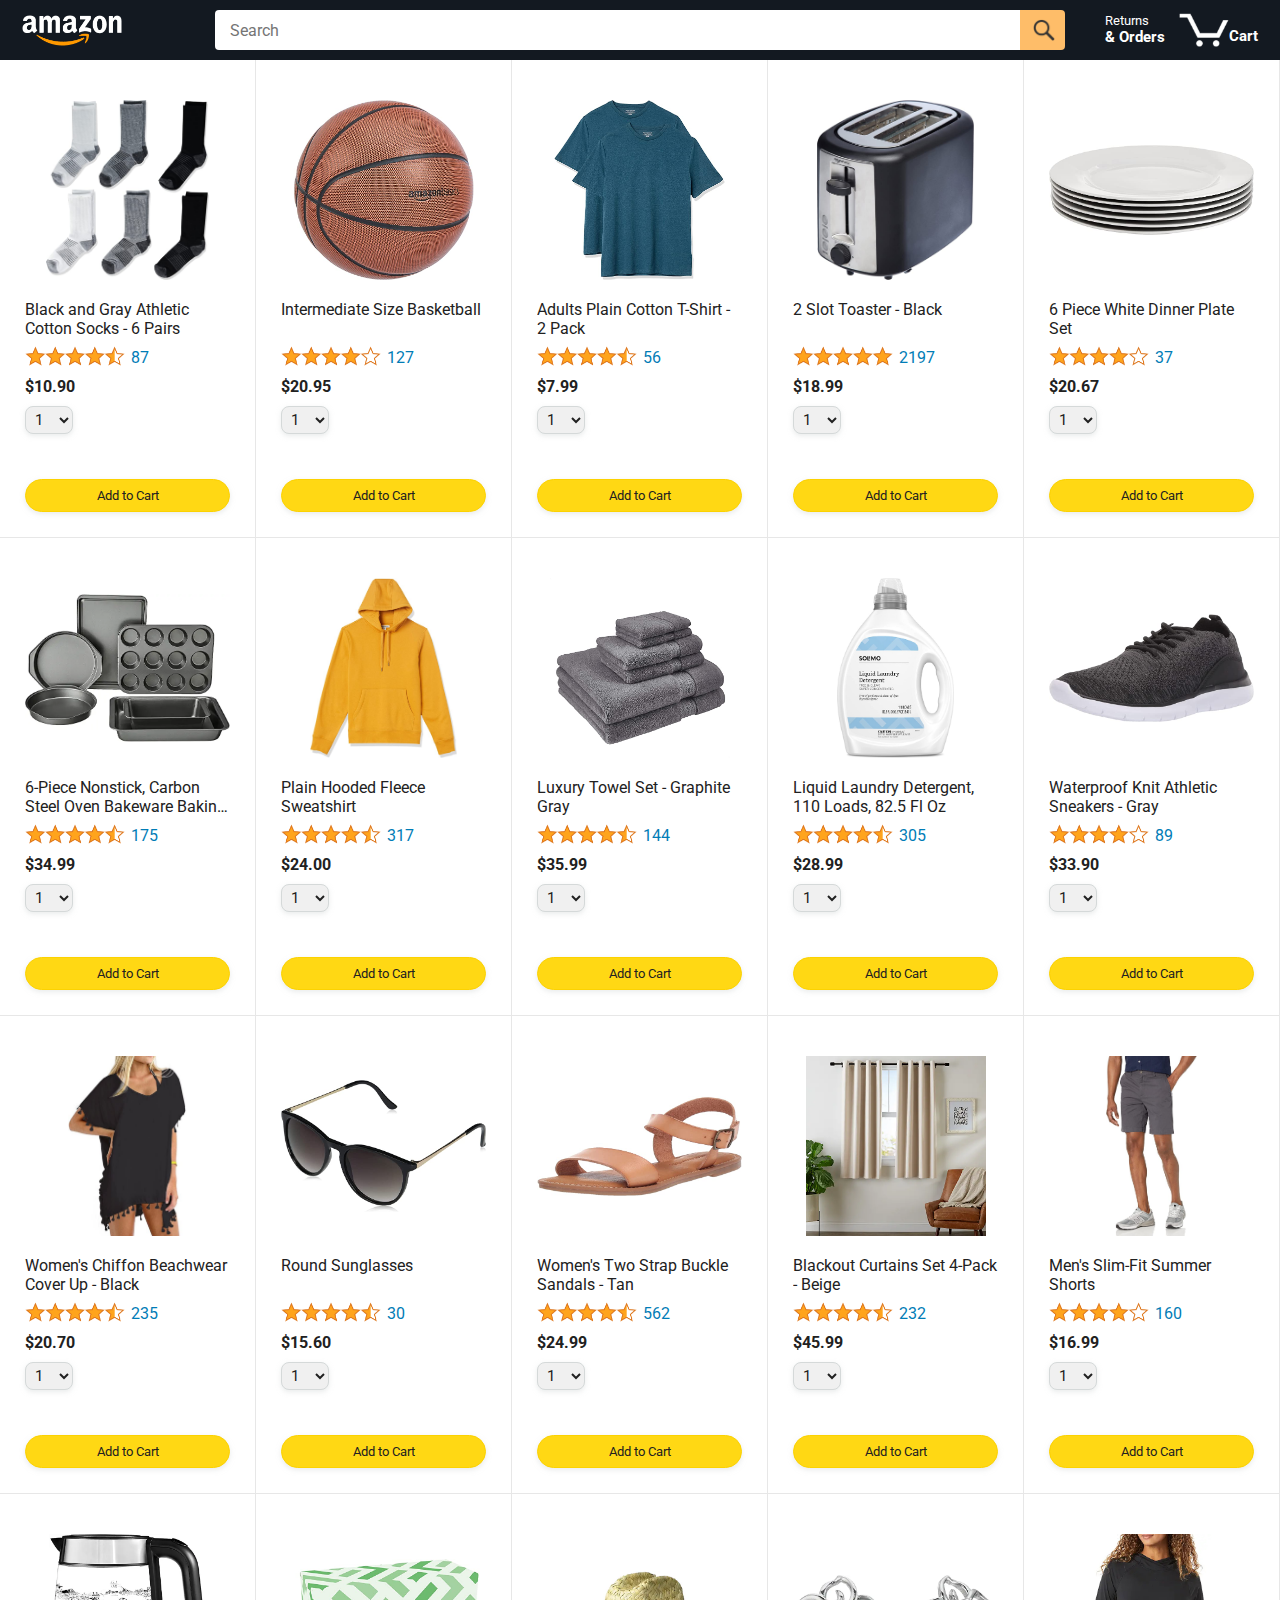
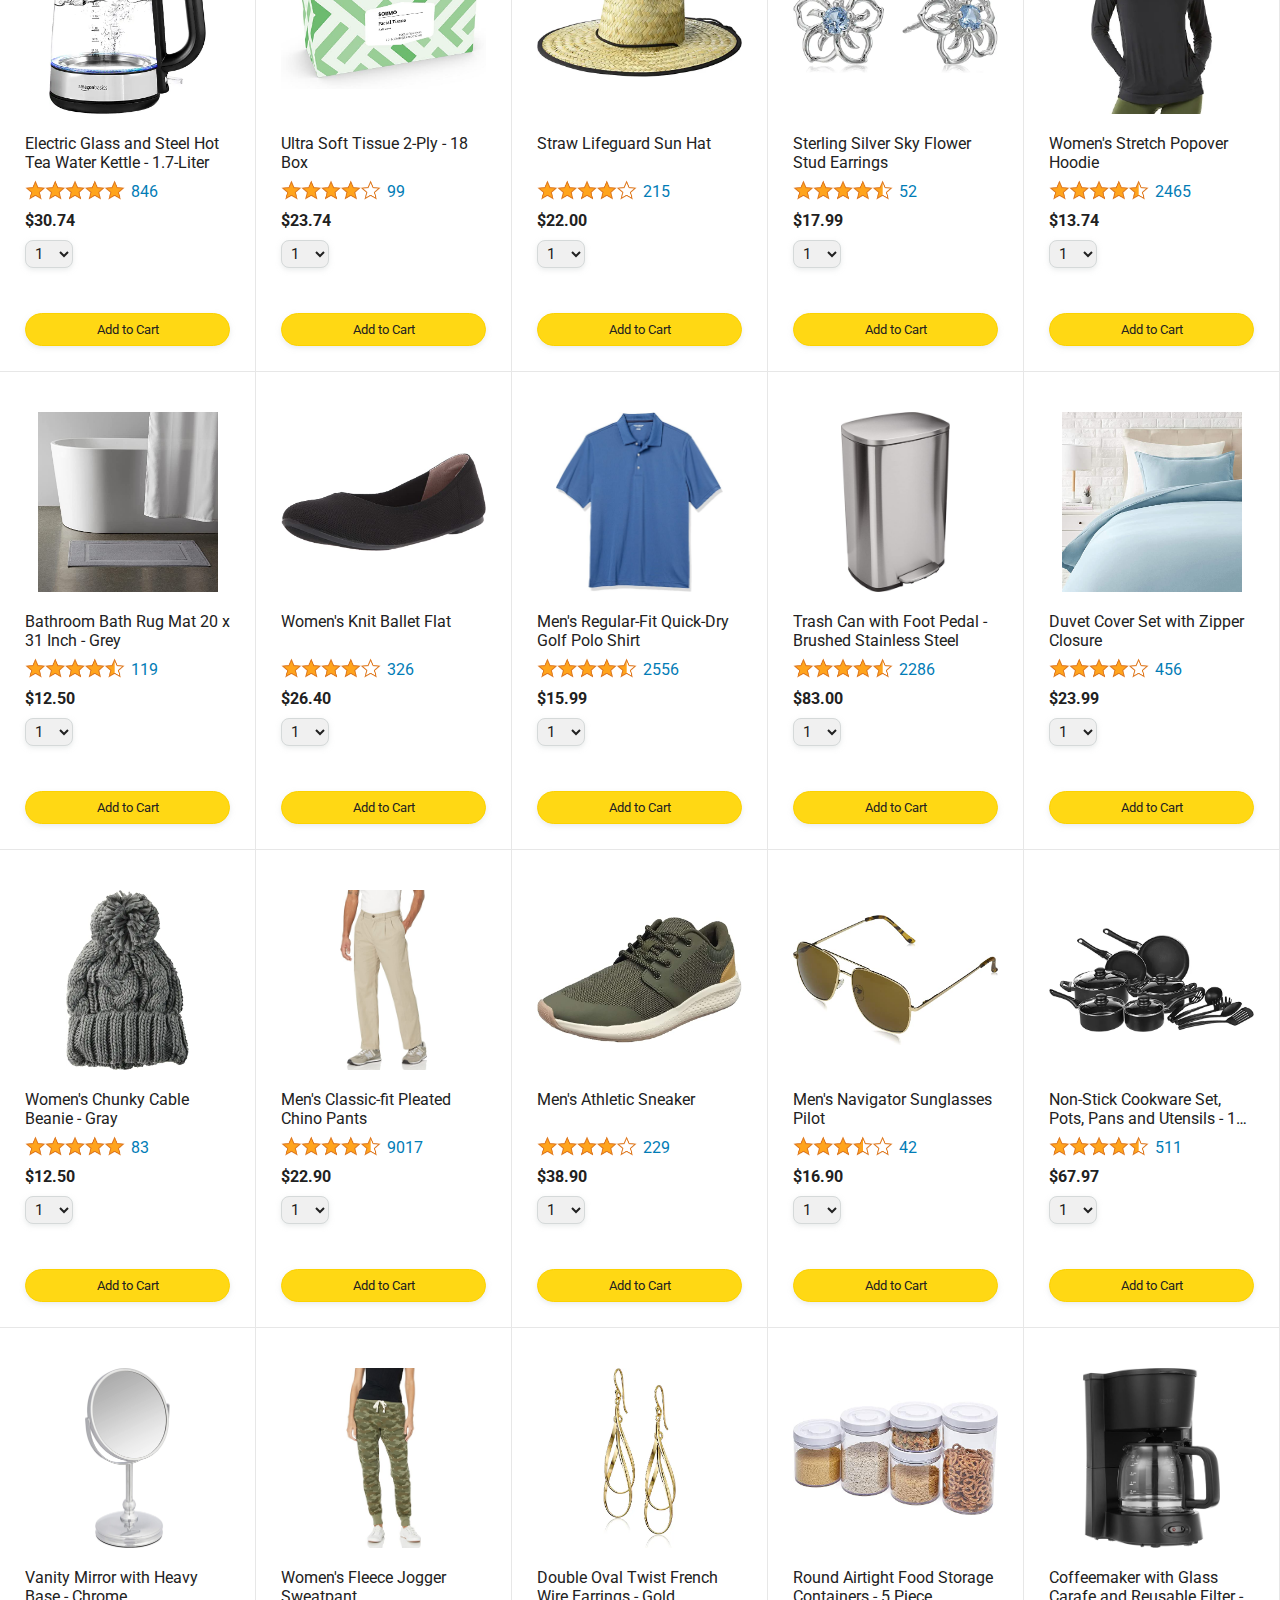
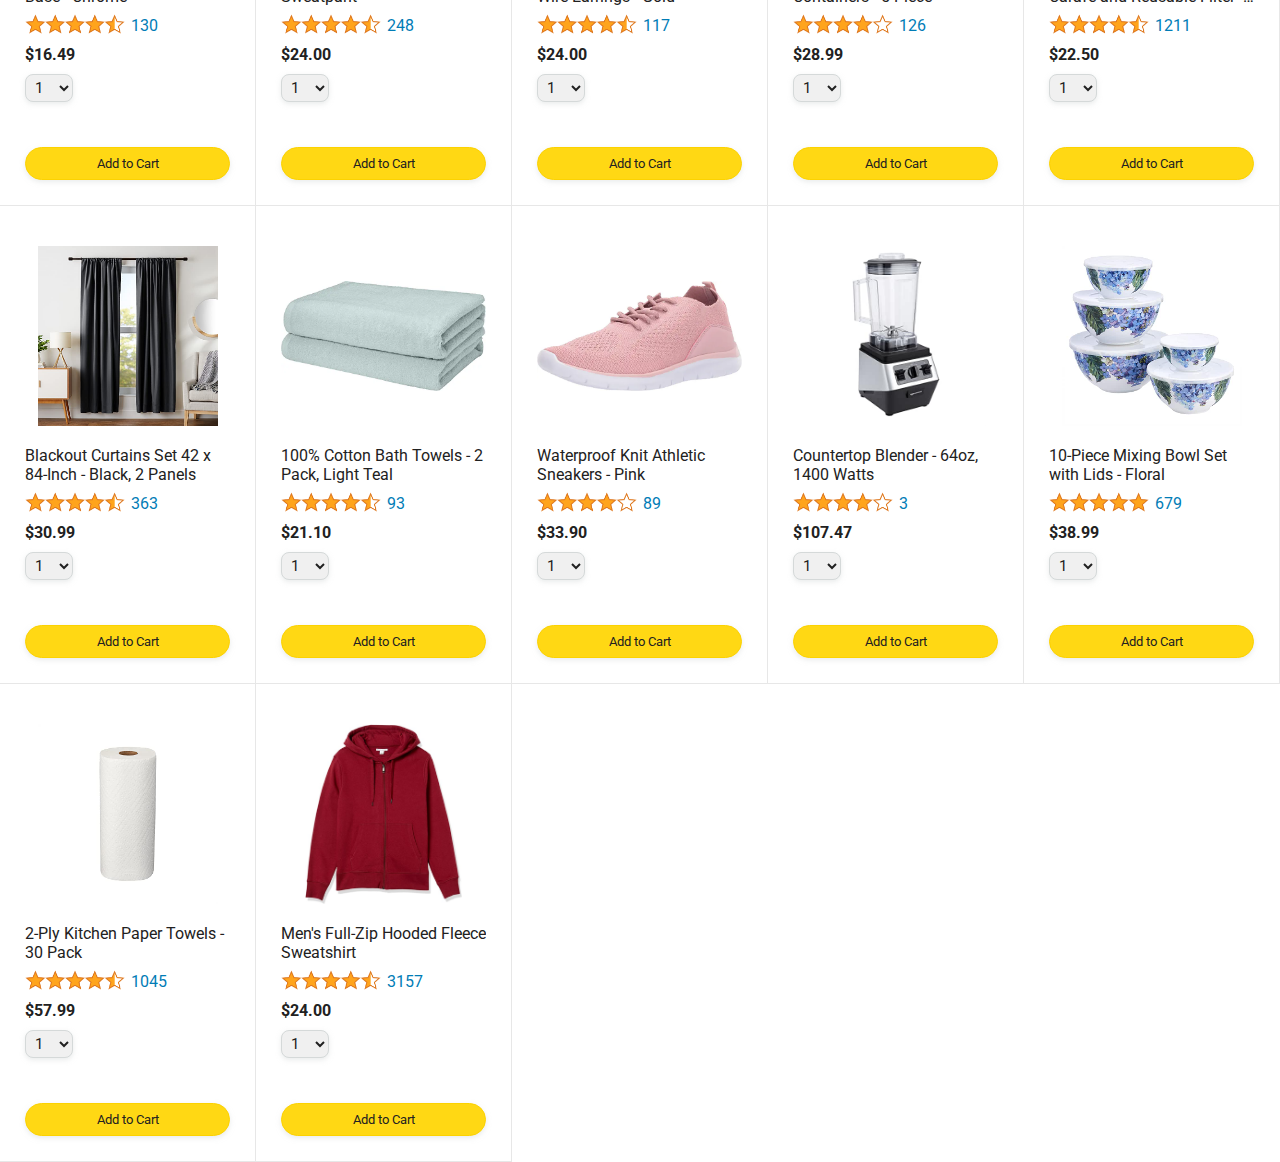
<file: index.html>
<!DOCTYPE html>
<html>
  <head>
    <title>Amazon Project</title>

    <!-- This code is needed for responsive design to work.
      (Responsive design = make the website look good on
      smaller screen sizes like a phone or a tablet). -->
    <meta name="viewport" content="width=device-width, initial-scale=1">

    <!-- Load a font called Roboto from Google Fonts. -->
    <link rel="preconnect" href="https://fonts.googleapis.com">
    <link rel="preconnect" href="https://fonts.gstatic.com" crossorigin>
    <link href="https://fonts.googleapis.com/css2?family=Roboto:wght@400;500;700&display=swap" rel="stylesheet">

    <!-- Here are the CSS files for this page. -->
    <link rel="stylesheet" href="./styles/shared/general.css">
    <link rel="stylesheet" href="./styles/shared/amazon-header.css">
    <link rel="stylesheet" href="./styles/pages/amazon.css">
  </head>
  <body>
    <div class="amazon-header">
      <div class="amazon-header-left-section">
        <a href="amazon.html" class="header-link">
          <img class="amazon-logo"
            src="images/amazon-logo-white.png">
          <img class="amazon-mobile-logo"
            src="images/amazon-mobile-logo-white.png">
        </a>
      </div>

      <div class="amazon-header-middle-section">
        <input class="search-bar" type="text" placeholder="Search">

        <button class="search-button">
          <img class="search-icon" src="images/icons/search-icon.png">
        </button>
      </div>

      <div class="amazon-header-right-section">
        <a class="orders-link header-link" href="orders.html">
          <span class="returns-text">Returns</span>
          <span class="orders-text">& Orders</span>
        </a>

        <a class="cart-link header-link" href="checkout.html">
          <img class="cart-icon" src="images/icons/cart-icon.png">
          <div class="cart-quantity"></div>
          <div class="cart-text">Cart</div>
        </a>
      </div>
    </div>
    
    <div class="main">
      <div class="products-grid js-products-grid">
        <div class="product-container">
          <div class="product-image-container">
            <img class="product-image"
              src="images/products/athletic-cotton-socks-6-pairs.jpg">
          </div>

          <div class="product-name limit-text-to-2-lines">
            Black and Gray Athletic Cotton Socks - 6 Pairs
          </div>

          <div class="product-rating-container">
            <img class="product-rating-stars"
              src="images/ratings/rating-45.png">
            <div class="product-rating-count link-primary">
              87
            </div>
          </div>

          <div class="product-price">
            $10.90
          </div>

          <div class="product-quantity-container">
            <select>
              <option selected value="1">1</option>
              <option value="2">2</option>
              <option value="3">3</option>
              <option value="4">4</option>
              <option value="5">5</option>
              <option value="6">6</option>
              <option value="7">7</option>
              <option value="8">8</option>
              <option value="9">9</option>
              <option value="10">10</option>
            </select>
          </div>

          <div class="product-spacer"></div>

          <div class="added-to-cart">
            <img src="images/icons/checkmark.png">
            Added
          </div>

          <button class="add-to-cart-button button-primary">
            Add to Cart
          </button>
        </div>

        <div class="product-container">
          <div class="product-image-container">
            <img class="product-image"
              src="images/products/intermediate-composite-basketball.jpg">
          </div>

          <div class="product-name limit-text-to-2-lines">
            Intermediate Size Basketball
          </div>

          <div class="product-rating-container">
            <img class="product-rating-stars"
              src="images/ratings/rating-40.png">
            <div class="product-rating-count link-primary">
              127
            </div>
          </div>

          <div class="product-price">
            $20.95
          </div>

          <div class="product-quantity-container">
            <select>
              <option selected value="1">1</option>
              <option value="2">2</option>
              <option value="3">3</option>
              <option value="4">4</option>
              <option value="5">5</option>
              <option value="6">6</option>
              <option value="7">7</option>
              <option value="8">8</option>
              <option value="9">9</option>
              <option value="10">10</option>
            </select>
          </div>

          <div class="product-spacer"></div>

          <div class="added-to-cart">
            <img src="images/icons/checkmark.png">
            Added
          </div>

          <button class="add-to-cart-button button-primary">
            Add to Cart
          </button>
        </div>

        <div class="product-container">
          <div class="product-image-container">
            <img class="product-image"
              src="images/products/adults-plain-cotton-tshirt-2-pack-teal.jpg">
          </div>

          <div class="product-name limit-text-to-2-lines">
            Adults Plain Cotton T-Shirt - 2 Pack
          </div>

          <div class="product-rating-container">
            <img class="product-rating-stars"
              src="images/ratings/rating-45.png">
            <div class="product-rating-count link-primary">
              56
            </div>
          </div>

          <div class="product-price">
            $7.99
          </div>

          <div class="product-quantity-container">
            <select>
              <option selected value="1">1</option>
              <option value="2">2</option>
              <option value="3">3</option>
              <option value="4">4</option>
              <option value="5">5</option>
              <option value="6">6</option>
              <option value="7">7</option>
              <option value="8">8</option>
              <option value="9">9</option>
              <option value="10">10</option>
            </select>
          </div>

          <div class="product-spacer"></div>

          <div class="added-to-cart">
            <img src="images/icons/checkmark.png">
            Added
          </div>

          <button class="add-to-cart-button button-primary">
            Add to Cart
          </button>
        </div>
      </div>
    </div>
    
   <script type = "module" src = "./scripts/amazon.js"></script>

  </body>
</html>
</file>
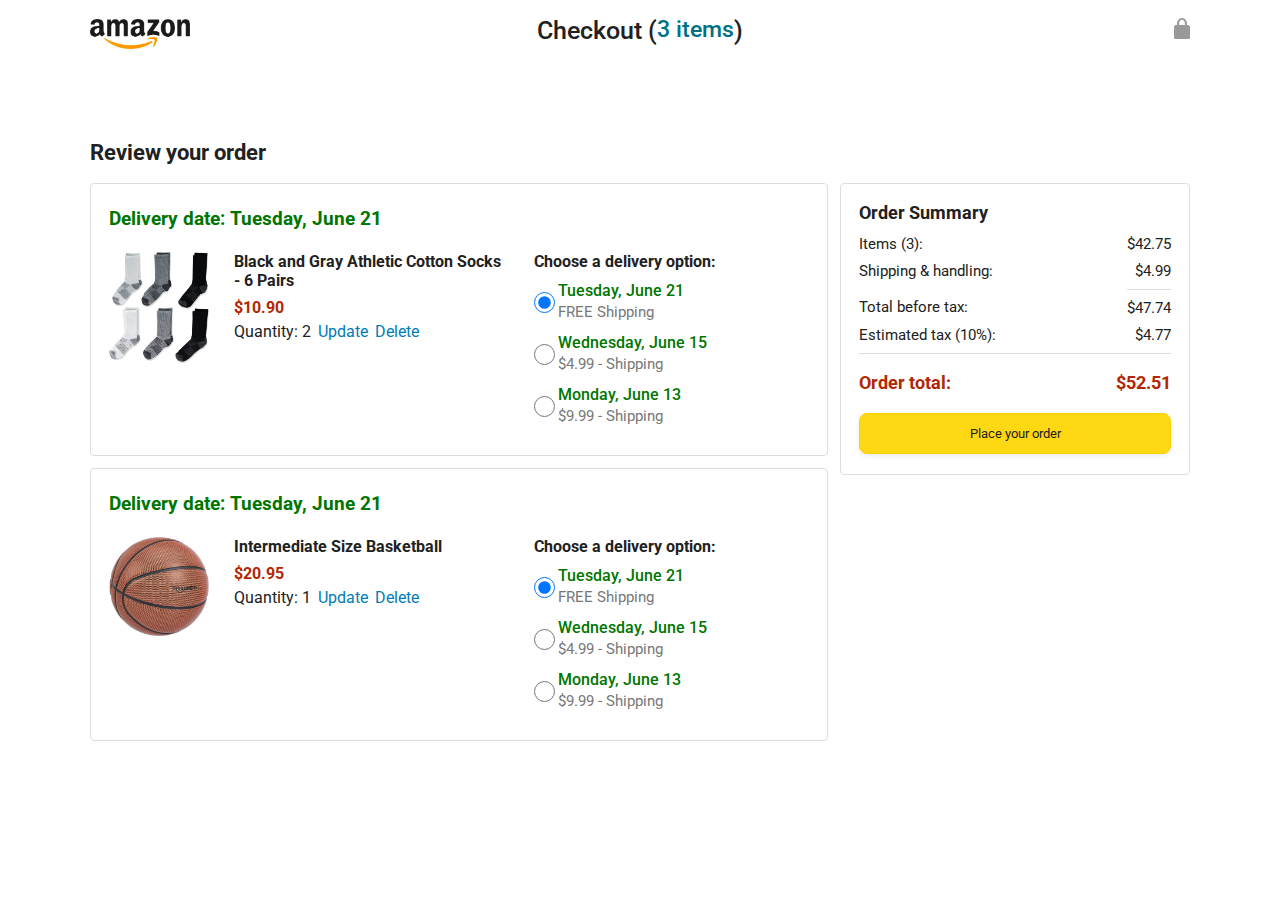
<file: checkout.html>
<!DOCTYPE html>
<html>
  <head>
    <title>Checkout</title>

    <!-- This code is needed for responsive design to work.
      (Responsive design = make the website look good on
      smaller screen sizes like a phone or a tablet). -->
    <meta name="viewport" content="width=device-width, initial-scale=1">

    <!-- Load a font called Roboto from Google Fonts. -->
    <link rel="preconnect" href="https://fonts.googleapis.com">
    <link rel="preconnect" href="https://fonts.gstatic.com" crossorigin>
    <link href="https://fonts.googleapis.com/css2?family=Roboto:wght@400;500;700&display=swap" rel="stylesheet">

    <!-- Here are the CSS files for this page. -->
    <link rel="stylesheet" href="styles/shared/general.css">
    <link rel="stylesheet" href="styles/pages/checkout/checkout-header.css">
    <link rel="stylesheet" href="styles/pages/checkout/checkout.css">
  </head>
  <body>
    <div class="checkout-header">
      <div class="header-content">
        <div class="checkout-header-left-section">
          <a href="amazon.html">
            <img class="amazon-logo" src="images/amazon-logo.png">
            <img class="amazon-mobile-logo" src="images/amazon-mobile-logo.png">
          </a>
        </div>

        <div class="checkout-header-middle-section">
          Checkout (<a class="return-to-home-link js-return-to-home-link" 
            href="amazon.html"></a>)
        </div>

        <div class="checkout-header-right-section">
          <img src="images/icons/checkout-lock-icon.png">
        </div>
      </div>
    </div>

    <div class="main">
      <div class="page-title">Review your order</div>

      <div class="checkout-grid">
        <div class="order-summary js-order-summary">
      
        </div>

        <div class="payment-summary">
          <div class="payment-summary-title">
            Order Summary
          </div>

          <div class="payment-summary-row">
            <div>Items (3):</div>
            <div class="payment-summary-money">$42.75</div>
          </div>

          <div class="payment-summary-row">
            <div>Shipping &amp; handling:</div>
            <div class="payment-summary-money">$4.99</div>
          </div>

          <div class="payment-summary-row subtotal-row">
            <div>Total before tax:</div>
            <div class="payment-summary-money">$47.74</div>
          </div>

          <div class="payment-summary-row">
            <div>Estimated tax (10%):</div>
            <div class="payment-summary-money">$4.77</div>
          </div>

          <div class="payment-summary-row total-row">
            <div>Order total:</div>
            <div class="payment-summary-money">$52.51</div>
          </div>

          <button class="place-order-button button-primary">
            Place your order
          </button>
        </div>
      </div>
    </div>
    <script type = "module" src= "/scripts/checkout.js"></script>
  </body>
</html>
</file>
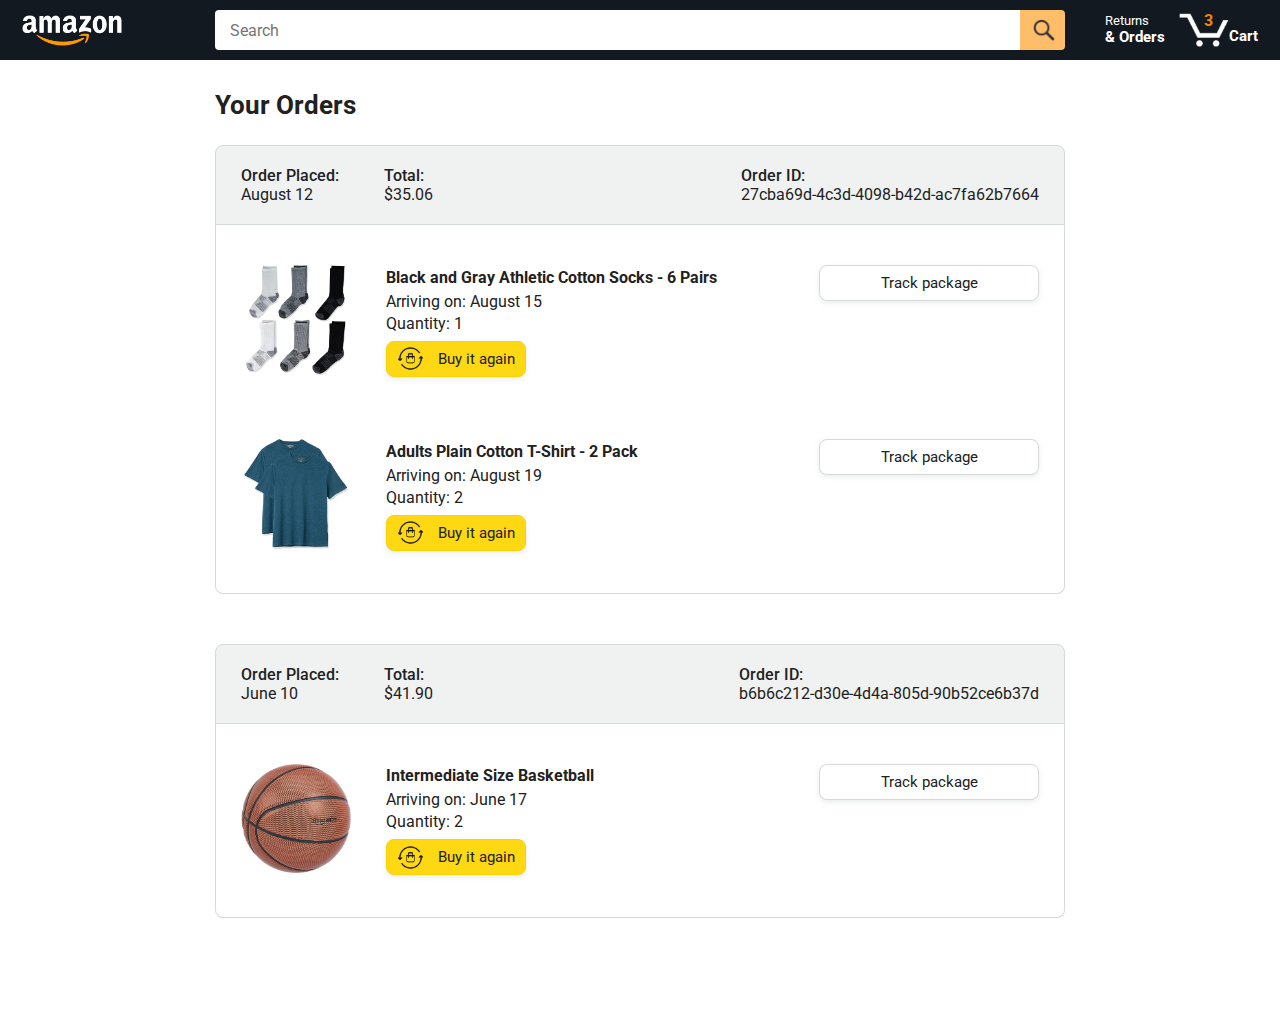
<file: orders.html>
<!DOCTYPE html>
<html>
  <head>
    <title>Orders</title>

    <!-- This code is needed for responsive design to work.
      (Responsive design = make the website look good on
      smaller screen sizes like a phone or a tablet). -->
    <meta name="viewport" content="width=device-width, initial-scale=1">

    <!-- Load a font called Roboto from Google Fonts. -->
    <link rel="preconnect" href="https://fonts.googleapis.com">
    <link rel="preconnect" href="https://fonts.gstatic.com" crossorigin>
    <link href="https://fonts.googleapis.com/css2?family=Roboto:wght@400;500;700&display=swap" rel="stylesheet">

    <!-- Here are the CSS files for this page. -->
    <link rel="stylesheet" href="styles/shared/general.css">
    <link rel="stylesheet" href="styles/shared/amazon-header.css">
    <link rel="stylesheet" href="styles/pages/orders.css">
  </head>
  <body>
    <div class="amazon-header">
      <div class="amazon-header-left-section">
        <a href="amazon.html" class="header-link">
          <img class="amazon-logo"
            src="images/amazon-logo-white.png">
          <img class="amazon-mobile-logo"
            src="images/amazon-mobile-logo-white.png">
        </a>
      </div>

      <div class="amazon-header-middle-section">
        <input class="search-bar" type="text" placeholder="Search">

        <button class="search-button">
          <img class="search-icon" src="images/icons/search-icon.png">
        </button>
      </div>

      <div class="amazon-header-right-section">
        <a class="orders-link header-link" href="orders.html">
          <span class="returns-text">Returns</span>
          <span class="orders-text">& Orders</span>
        </a>

        <a class="cart-link header-link" href="checkout.html">
          <img class="cart-icon" src="images/icons/cart-icon.png">
          <div class="cart-quantity">3</div>
          <div class="cart-text">Cart</div>
        </a>
      </div>
    </div>

    <div class="main">
      <div class="page-title">Your Orders</div>

      <div class="orders-grid">
        <div class="order-container">
          
          <div class="order-header">
            <div class="order-header-left-section">
              <div class="order-date">
                <div class="order-header-label">Order Placed:</div>
                <div>August 12</div>
              </div>
              <div class="order-total">
                <div class="order-header-label">Total:</div>
                <div>$35.06</div>
              </div>
            </div>

            <div class="order-header-right-section">
              <div class="order-header-label">Order ID:</div>
              <div>27cba69d-4c3d-4098-b42d-ac7fa62b7664</div>
            </div>
          </div>

          <div class="order-details-grid">
            <div class="product-image-container">
              <img src="images/products/athletic-cotton-socks-6-pairs.jpg">
            </div>

            <div class="product-details">
              <div class="product-name">
                Black and Gray Athletic Cotton Socks - 6 Pairs
              </div>
              <div class="product-delivery-date">
                Arriving on: August 15
              </div>
              <div class="product-quantity">
                Quantity: 1
              </div>
              <button class="buy-again-button button-primary">
                <img class="buy-again-icon" src="images/icons/buy-again.png">
                <span class="buy-again-message">Buy it again</span>
              </button>
            </div>

            <div class="product-actions">
              <a href="tracking.html">
                <button class="track-package-button button-secondary">
                  Track package
                </button>
              </a>
            </div>

            <div class="product-image-container">
              <img src="images/products/adults-plain-cotton-tshirt-2-pack-teal.jpg">
            </div>

            <div class="product-details">
              <div class="product-name">
                Adults Plain Cotton T-Shirt - 2 Pack
              </div>
              <div class="product-delivery-date">
                Arriving on: August 19
              </div>
              <div class="product-quantity">
                Quantity: 2
              </div>
              <button class="buy-again-button button-primary">
                <img class="buy-again-icon" src="images/icons/buy-again.png">
                <span class="buy-again-message">Buy it again</span>
              </button>
            </div>

            <div class="product-actions">
              <a href="tracking.html">
                <button class="track-package-button button-secondary">
                  Track package
                </button>
              </a>
            </div>
          </div>
        </div>

        <div class="order-container">

          <div class="order-header">
            <div class="order-header-left-section">
              <div class="order-date">
                <div class="order-header-label">Order Placed:</div>
                <div>June 10</div>
              </div>
              <div class="order-total">
                <div class="order-header-label">Total:</div>
                <div>$41.90</div>
              </div>
            </div>

            <div class="order-header-right-section">
              <div class="order-header-label">Order ID:</div>
              <div>b6b6c212-d30e-4d4a-805d-90b52ce6b37d</div>
            </div>
          </div>

          <div class="order-details-grid">
            <div class="product-image-container">
              <img src="images/products/intermediate-composite-basketball.jpg">
            </div>

            <div class="product-details">
              <div class="product-name">
                Intermediate Size Basketball
              </div>
              <div class="product-delivery-date">
                Arriving on: June 17
              </div>
              <div class="product-quantity">
                Quantity: 2
              </div>
              <button class="buy-again-button button-primary">
                <img class="buy-again-icon" src="images/icons/buy-again.png">
                <span class="buy-again-message">Buy it again</span>
              </button>
            </div>

            <div class="product-actions">
              <a href="tracking.html">
                <button class="track-package-button button-secondary">
                  Track package
                </button>
              </a>
            </div>
          </div>
        </div>
      </div>
    </div>
  </body>
</html>
</file>
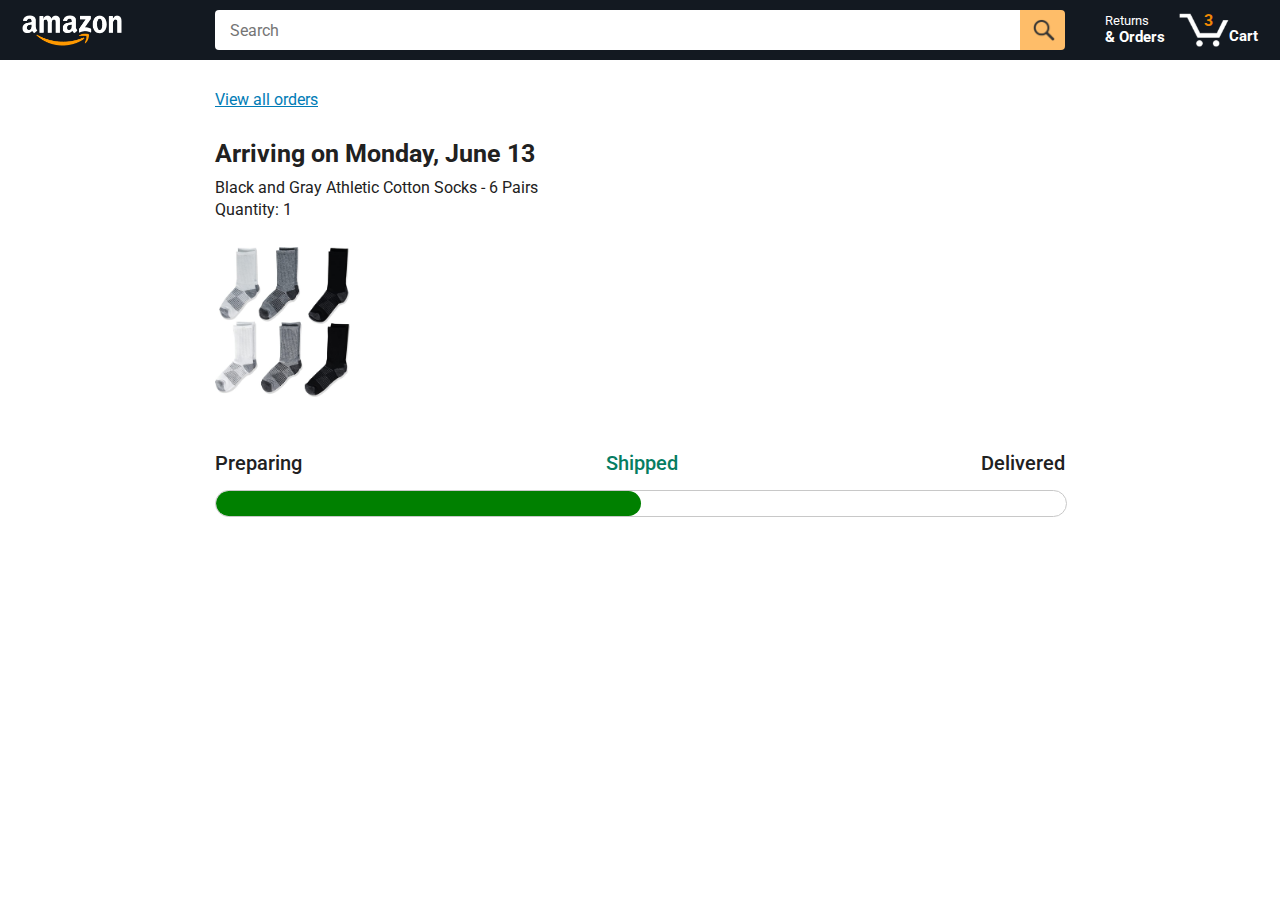
<file: tracking.html>
<!DOCTYPE html>
<html>
  <head>
    <title>Tracking</title>

    <!-- This code is needed for responsive design to work.
      (Responsive design = make the website look good on
      smaller screen sizes like a phone or a tablet). -->
    <meta name="viewport" content="width=device-width, initial-scale=1">

    <!-- Load a font called Roboto from Google Fonts. -->
    <link rel="preconnect" href="https://fonts.googleapis.com">
    <link rel="preconnect" href="https://fonts.gstatic.com" crossorigin>
    <link href="https://fonts.googleapis.com/css2?family=Roboto:wght@400;500;700&display=swap" rel="stylesheet">

    <!-- Here are the CSS files for this page. -->
    <link rel="stylesheet" href="styles/shared/general.css">
    <link rel="stylesheet" href="styles/shared/amazon-header.css">
    <link rel="stylesheet" href="styles/pages/tracking.css">
  </head>
  <body>
    <div class="amazon-header">
      <div class="amazon-header-left-section">
        <a href="amazon.html" class="header-link">
          <img class="amazon-logo"
            src="images/amazon-logo-white.png">
          <img class="amazon-mobile-logo"
            src="images/amazon-mobile-logo-white.png">
        </a>
      </div>

      <div class="amazon-header-middle-section">
        <input class="search-bar" type="text" placeholder="Search">

        <button class="search-button">
          <img class="search-icon" src="images/icons/search-icon.png">
        </button>
      </div>

      <div class="amazon-header-right-section">
        <a class="orders-link header-link" href="orders.html">
          <span class="returns-text">Returns</span>
          <span class="orders-text">& Orders</span>
        </a>

        <a class="cart-link header-link" href="checkout.html">
          <img class="cart-icon" src="images/icons/cart-icon.png">
          <div class="cart-quantity">3</div>
          <div class="cart-text">Cart</div>
        </a>
      </div>
    </div>

    <div class="main">
      <div class="order-tracking">
        <a class="back-to-orders-link link-primary" href="orders.html">
          View all orders
        </a>

        <div class="delivery-date">
          Arriving on Monday, June 13
        </div>

        <div class="product-info">
          Black and Gray Athletic Cotton Socks - 6 Pairs
        </div>

        <div class="product-info">
          Quantity: 1
        </div>

        <img class="product-image" src="images/products/athletic-cotton-socks-6-pairs.jpg">

        <div class="progress-labels-container">
          <div class="progress-label">
            Preparing
          </div>
          <div class="progress-label current-status">
            Shipped
          </div>
          <div class="progress-label">
            Delivered
          </div>
        </div>

        <div class="progress-bar-container">
          <div class="progress-bar"></div>
        </div>
      </div>
    </div>
  </body>
</html>
</file>
<file: styles/shared/general.css>
body {
  font-family: Roboto, Arial;
  color: rgb(33, 33, 33);
  /* The <body> element has a default margin of 8px
     on all sides. This removes the default margins. */
  margin: 0;
}

/* <p> elements have a default margin on the top
   and bottom. This removes the default margins. */
p {
  margin: 0;
}

button {
  cursor: pointer;
}

select {
  cursor: pointer;
}

input, select, button {
  font-family: Roboto, Arial;
}

.button-primary {
  color: rgb(33, 33, 33);
  background-color: rgb(255, 216, 20);
  border: 1px solid rgb(252, 210, 0);
  border-radius: 8px;
  cursor: pointer;
  box-shadow: 0 2px 5px rgba(213, 217, 217, 0.5);
}

.button-primary:hover {
  background-color: rgb(247, 202, 0);
  border: 1px solid rgb(242, 194, 0);
}

.button-primary:active {
  background: rgb(255, 216, 20);
  border-color: rgb(252, 210, 0);
  box-shadow: none;
}

.button-secondary {
  color: rgb(33, 33, 33);
  background: white;
  border: 1px solid rgb(213, 217, 217);
  border-radius: 8px;
  cursor: pointer;
  box-shadow: 0 2px 5px rgba(213, 217, 217, 0.5);
}

.button-secondary:hover {
  background-color: rgb(247, 250, 250);
}

.button-secondary:active {
  background-color: rgb(237, 253, 255);
  box-shadow: none;
}

/* These styles will limit text to 2 lines. Anything
   beyond 2 lines will be replaced with "..."
   You can find this code by using an A.I. tool or by
   searching in Google.
   https://css-tricks.com/almanac/properties/l/line-clamp/ */
.limit-text-to-2-lines {
  display: -webkit-box;
  -webkit-line-clamp: 2;
  -webkit-box-orient: vertical;
  overflow: hidden;
}

.link-primary {
  color: rgb(1, 124, 182);
  cursor: pointer;
}

.link-primary:hover {
  color: rgb(196, 80, 0);
}

/* Styles for dropdown selectors. */
select {
  color: rgb(33, 33, 33);
  background-color: rgb(240, 240, 240);
  border: 1px solid rgb(213, 217, 217);
  border-radius: 8px;
  padding: 3px 5px;
  font-size: 15px;
  cursor: pointer;
  box-shadow: 0 2px 5px rgba(213, 217, 217, 0.5);
}

select:focus,
input:focus {
  outline: 2px solid rgb(255, 153, 0);
}
</file>
<file: styles/shared/amazon-header.css>
.amazon-header {
  background-color: rgb(19, 25, 33);
  color: white;
  padding-left: 15px;
  padding-right: 15px;

  display: flex;
  align-items: center;
  justify-content: space-between;

  position: fixed;
  top: 0;
  left: 0;
  right: 0;
  height: 60px;
}

.amazon-header-left-section {
  width: 180px;
}

@media (max-width: 800px) {
  .amazon-header-left-section {
    width: unset;
  }
}

.header-link {
  display: inline-block;
  padding: 6px;
  border-radius: 2px;
  cursor: pointer;
  text-decoration: none;
  border: 1px solid rgba(0, 0, 0, 0);
}

.header-link:hover {
  border: 1px solid white;
}

.amazon-logo {
  width: 100px;
  margin-top: 5px;
}

.amazon-mobile-logo {
  display: none;
}

@media (max-width: 575px) {
  .amazon-logo {
    display: none;
  }

  .amazon-mobile-logo {
    display: block;
    height: 35px;
    margin-top: 5px;
  }
}

.amazon-header-middle-section {
  flex: 1;
  max-width: 850px;
  margin-left: 10px;
  margin-right: 10px;
  display: flex;
}

.search-bar {
  flex: 1;
  width: 0;
  font-size: 16px;
  height: 38px;
  padding-left: 15px;
  border: none;
  border-top-left-radius: 4px;
  border-bottom-left-radius: 4px;
  border-top-right-radius: 0;
  border-bottom-right-radius: 0;
}

.search-button {
  background-color: rgb(254, 189, 105);
  border: none;
  width: 45px;
  height: 40px;
  border-top-right-radius: 4px;
  border-bottom-right-radius: 4px;
  flex-shrink: 0;
}

.search-icon {
  height: 22px;
  margin-left: 2px;
  margin-top: 3px;
}

.amazon-header-right-section {
  width: 180px;
  flex-shrink: 0;
  display: flex;
  justify-content: end;
}

.orders-link {
  color: white;
}

.returns-text {
  display: block;
  font-size: 13px;
}

.orders-text {
  display: block;
  font-size: 15px;
  font-weight: 700;
}

.cart-link {
  color: white;
  display: flex;
  align-items: center;
  position: relative;
}

.cart-icon {
  width: 50px;
}

.cart-text {
  margin-top: 12px;
  font-size: 15px;
  font-weight: 700;
}

.cart-quantity {
  color: rgb(240, 136, 4);
  font-size: 16px;
  font-weight: 700;

  position: absolute;
  top: 4px;
  left: 22px;
  
  width: 26px;
  text-align: center;
}
</file>
<file: styles/pages/amazon.css>
.main {
  margin-top: 60px;
}

.products-grid {
  display: grid;

  /* - In CSS Grid, 1fr means a column will take up the
       remaining space in the grid.
     - If we write 1fr 1fr ... 1fr; 8 times, this will
       divide the grid into 8 columns, each taking up an
       equal amount of the space.
     - repeat(8, 1fr); is a shortcut for repeating "1fr"
       8 times (instead of typing out "1fr" 8 times).
       repeat(...) is a special property that works with
       display: grid; */
  grid-template-columns: repeat(8, 1fr);
}

/* @media is used to create responsive design (making the
   website look good on any screen size). This @media
   means when the screen width is 2000px or less, we
   will divide the grid into 7 columns instead of 8. */
@media (max-width: 2000px) {
  .products-grid {
    grid-template-columns: repeat(7, 1fr);
  }
}

/* This @media means when the screen width is 1600px or
   less, we will divide the grid into 6 columns. */
@media (max-width: 1600px) {
  .products-grid {
    grid-template-columns: repeat(6, 1fr);
  }
}

@media (max-width: 1300px) {
  .products-grid {
    grid-template-columns: repeat(5, 1fr);
  }
}

@media (max-width: 1000px) {
  .products-grid {
    grid-template-columns: repeat(4, 1fr);
  }
}

@media (max-width: 800px) {
  .products-grid {
    grid-template-columns: repeat(3, 1fr);
  }
}

@media (max-width: 575px) {
  .products-grid {
    grid-template-columns: repeat(2, 1fr);
  }
}

@media (max-width: 450px) {
  .products-grid {
    grid-template-columns: 1fr;
  }
}

.product-container {
  padding-top: 40px;
  padding-bottom: 25px;
  padding-left: 25px;
  padding-right: 25px;

  border-right: 1px solid rgb(231, 231, 231);
  border-bottom: 1px solid rgb(231, 231, 231);

  display: flex;
  flex-direction: column;
}

.product-image-container {
  display: flex;
  justify-content: center;
  align-items: center;

  height: 180px;
  margin-bottom: 20px;
}

.product-image {
  /* Images will overflow their container by default. To
    prevent this, we set max-width and max-height to 100%
    so they stay inside their container. */
  max-width: 100%;
  max-height: 100%;
}

.product-name {
  height: 40px;
  margin-bottom: 5px;
}

.product-rating-container {
  display: flex;
  align-items: center;
  margin-bottom: 10px;
}

.product-rating-stars {
  width: 100px;
  margin-right: 6px;
}

.product-rating-count {
  color: rgb(1, 124, 182);
  cursor: pointer;
  margin-top: 3px;
}

.product-price {
  font-weight: 700;
  margin-bottom: 10px;
}

.product-quantity-container {
  margin-bottom: 17px;
}

.product-spacer {
  flex: 1;
}

.added-to-cart {
  color: rgb(6, 125, 98);
  font-size: 16px;

  display: flex;
  align-items: center;
  margin-bottom: 8px;

  /* At first, the "Added to cart" message will
     be invisible. Use JavaScript to change the
     opacity and make it visible. */
  opacity: 0;
}
.added-to-cart-opacity1 {
  color: rgb(6, 125, 98);
  font-size: 16px;

  display: flex;
  align-items: center;
  margin-bottom: 8px;

  /* At first, the "Added to cart" message will
     be invisible. Use JavaScript to change the
     opacity and make it visible. */
  opacity: 1;
}

.added-to-cart img {
  height: 20px;
  margin-right: 5px;
}

.add-to-cart-button {
  width: 100%;
  padding: 8px;
  border-radius: 50px;
}
</file>
<file: styles/pages/checkout/checkout-header.css>
.checkout-header {
  height: 60px;
  padding-left: 30px;
  padding-right: 30px;
  background-color: white;

  display: flex;
  justify-content: center;

  position: fixed;
  top: 0;
  left: 0;
  right: 0;
  z-index: 1000;
}

.header-content {
  width: 100%;
  max-width: 1100px;

  display: flex;
  align-items: center;
}

.checkout-header-left-section {
  width: 150px;
}

.amazon-logo {
  width: 100px;
  margin-top: 12px;
}

.amazon-mobile-logo {
  display: none;
}

/* @media is used to create responsive design (making the
   website look good on any screen size). This @media
   means when the screen width is 575px or less, different
   styles (inside the {...}) will be applied. */
@media (max-width: 575px) {
  .checkout-header-left-section {
    width: auto;
  }

  .amazon-logo {
    display: none;
  }

  .amazon-mobile-logo {
    display: inline-block;
    height: 35px;
    margin-top: 5px;
  }
}

.checkout-header-middle-section {
  flex: 1;
  flex-shrink: 0;
  text-align: center;

  font-size: 25px;
  font-weight: 500;

  display: flex;
  justify-content: center;
}

.return-to-home-link {
  color: rgb(0, 113, 133);
  font-size: 23px;
  text-decoration: none;
  cursor: pointer;
}

@media (max-width: 1000px) {
  .checkout-header-middle-section {
    font-size: 20px;
    margin-right: 60px;
  }

  .return-to-home-link {
    font-size: 18px;
  }
}

@media (max-width: 575px) {
  .checkout-header-middle-section {
    margin-right: 5px;
  }
}

.checkout-header-right-section {
  text-align: right;
  width: 150px;
}

@media (max-width: 1000px) {
  .checkout-header-right-section {
    width: auto;
  }
}
</file>
<file: styles/pages/checkout/checkout.css>
.main {
  max-width: 1100px;
  padding-left: 30px;
  padding-right: 30px;

  margin-top: 140px;
  margin-bottom: 100px;

  /* margin-left: auto;
     margin-right auto;
     Is a trick for centering an element horizontally
     without needing a container. */
  margin-left: auto;
  margin-right: auto;
}
.quantity-input{
  width: 30px;
}
.save-quantity-link, .quantity-input{
  display: none;
}
.cart-item-container .is-editing-quantity .quantity-input{
  display: initial;
}

.page-title {
  font-weight: 700;
  font-size: 22px;
  margin-bottom: 18px;
}

.checkout-grid {
  display: grid;
  /* Here, 1fr means the first column will take
     up the remaining space in the grid. */
  grid-template-columns: 1fr 350px;
  column-gap: 12px;

  /* Use align-items: start; to prevent the elements
     in the grid from stretching vertically. */
  align-items: start;
}

@media (max-width: 1000px) {
  .main {
    max-width: 500px;
  }

  .checkout-grid {
    grid-template-columns: 1fr;
  }
}

.cart-item-container,
.payment-summary {
  border: 1px solid rgb(222, 222, 222);
  border-radius: 4px;
  padding: 18px;
}

.cart-item-container {
  margin-bottom: 12px;
}

.payment-summary {
  padding-bottom: 5px;
}

@media (max-width: 1000px) {
  .payment-summary {
    /* grid-row: 1 means this element will be placed into row
      1 in the grid. (Normally, the row that an element is
      placed in is determined by the order of the elements in
      the HTML. grid-row overrides this default ordering). */
    grid-row: 1;
    margin-bottom: 12px;
  }
}

.delivery-date {
  color: rgb(0, 118, 0);
  font-weight: 700;
  font-size: 19px;
  margin-top: 5px;
  margin-bottom: 22px;
}

.cart-item-details-grid {
  display: grid;
  /* 100px 1fr 1fr; means the 2nd and 3rd column will
     take up half the remaining space in the grid
     (they will divide up the remaining space evenly). */
  grid-template-columns: 100px 1fr 1fr;
  column-gap: 25px;
}

@media (max-width: 1000px) {
  .cart-item-details-grid {
    grid-template-columns: 100px 1fr;
    row-gap: 30px;
  }
}

.product-image {
  max-width: 100%;
  max-height: 120px;

  /* margin-left: auto;
     margin-right auto;
     Is a trick for centering an element horizontally
     without needing a container. */
  margin-left: auto;
  margin-right: auto;
}

.product-name {
  font-weight: 700;
  margin-bottom: 8px;
}

.product-price {
  color: rgb(177, 39, 4);
  font-weight: 700;
  margin-bottom: 5px;
}

.product-quantity .link-primary {
  margin-left: 3px;
}

@media (max-width: 1000px) {
  .delivery-options {
    /* grid-column: 1 means this element will be placed
       in column 1 in the grid. (Normally, the column that
       an element is placed in is determined by the order
       of the elements in the HTML. grid-column overrides
       this default ordering).
       
       / span 2 means this element will take up 2 columns
       in the grid (Normally, each element takes up 1
       column in the grid). */
    grid-column: 1 / span 2;
  }
}

.delivery-options-title {
  font-weight: 700;
  margin-bottom: 10px;
}

.delivery-option {
  display: grid;
  grid-template-columns: 24px 1fr;
  margin-bottom: 12px;
  cursor: pointer;
}

.delivery-option-input {
  margin-left: 0px;
  cursor: pointer;
}

.delivery-option-date {
  color: rgb(0, 118, 0);
  font-weight: 500;
  margin-bottom: 3px;
}

.delivery-option-price {
  color: rgb(120, 120, 120);
  font-size: 15px;
}

.payment-summary-title {
  font-weight: 700;
  font-size: 18px;
  margin-bottom: 12px;
}

.payment-summary-row {
  display: grid;
  /* 1fr auto; means the width of the 2nd column will be
     determined by the elements inside the column (auto).
     The 1st column will take up the remaining space. */
  grid-template-columns: 1fr auto;

  font-size: 15px;
  margin-bottom: 9px;
}

.payment-summary-money {
  text-align: right;
}

.subtotal-row .payment-summary-money {
  border-top: 1px solid rgb(222, 222, 222);
}

.subtotal-row div {
  padding-top: 9px;
}

.total-row {
  color: rgb(177, 39, 4);
  font-weight: 700;
  font-size: 18px;

  border-top: 1px solid rgb(222, 222, 222);
  padding-top: 18px;
}

.place-order-button {
  width: 100%;
  padding-top: 12px;
  padding-bottom: 12px;
  border-radius: 8px;

  margin-top: 11px;
  margin-bottom: 15px;
}
</file>
<file: styles/pages/orders.css>
.main {
  max-width: 850px;
  margin-top: 90px;
  margin-bottom: 100px;
  padding-left: 20px;
  padding-right: 20px;

  /* margin-left: auto;
     margin-right auto;
     Is a trick for centering an element horizontally
     without needing a container. */
  margin-left: auto;
  margin-right: auto;
}

.page-title {
  font-weight: 700;
  font-size: 26px;
  margin-bottom: 25px;
}

.orders-grid {
  display: grid;
  grid-template-columns: 1fr;
  row-gap: 50px;
}

.order-header {
  background-color: rgb(240, 242, 242);
  border: 1px solid rgb(213, 217, 217);

  display: flex;
  align-items: center;
  justify-content: space-between;

  padding: 20px 25px;
  border-top-left-radius: 8px;
  border-top-right-radius: 8px;
}

.order-header-left-section {
  display: flex;
  flex-shrink: 0;
}

.order-header-label {
  font-weight: 500;
}

.order-date,
.order-total {
  margin-right: 45px;
}

.order-header-right-section {
  flex-shrink: 1;
}

@media (max-width: 575px) {
  .order-header {
    flex-direction: column;
    align-items: start;
    line-height: 23px;
    padding: 15px;
  }

  .order-header-left-section {
    flex-direction: column;
  }

  .order-header-label {
    margin-right: 5px;
  }

  .order-date,
  .order-total {
    display: grid;
    grid-template-columns: auto 1fr;
    margin-right: 0;
  }

  .order-header-right-section {
    display: grid;
    grid-template-columns: auto 1fr;
  }
}

.order-details-grid {
  padding: 40px 25px;
  border: 1px solid rgb(213, 217, 217);
  border-top: none;
  border-bottom-left-radius: 8px;
  border-bottom-right-radius: 8px;

  display: grid;
  grid-template-columns: 110px 1fr 220px;
  column-gap: 35px;
  row-gap: 60px;
  align-items: center;
}

@media (max-width: 800px) {
  .order-details-grid {
    grid-template-columns: 110px 1fr;
    row-gap: 0;
    padding-bottom: 8px;
  }
}

@media (max-width: 450px) {
  .order-details-grid {
    grid-template-columns: 1fr;
  }
}

.product-image-container {
  text-align: center;
}

.product-image-container img {
  max-width: 110px;
  max-height: 110px;
}

.product-name {
  font-weight: 700;
  margin-bottom: 5px;
}

.product-delivery-date {
  margin-bottom: 3px;
}

.product-quantity {
  margin-bottom: 8px;
}

.buy-again-button {
  font-size: 15px;
  width: 140px;
  height: 36px;
  border-radius: 8px;

  display: flex;
  align-items: center;
  justify-content: center;
}

.buy-again-icon {
  width: 25px;
  margin-right: 15px;
}

.product-actions {
  align-self: start;
}

.track-package-button {
  width: 100%;
  font-size: 15px;
  padding: 8px;
}

@media (max-width: 800px) {
  .buy-again-button {
    margin-bottom: 10px;
  }

  .product-actions {
    /* grid-column: 2 means this element will be placed
       in column 2 in the grid. (Normally, the column that
       an element is placed in is determined by the order
       of the elements in the HTML. grid-column overrides
       this default ordering). */
    grid-column: 2;
    margin-bottom: 30px;
  }

  .track-package-button {
    width: 140px;
  }
}

@media (max-width: 450px) {
  .product-image-container {
    text-align: center;
    margin-bottom: 25px;
  }

  .product-image-container img {
    max-width: 150px;
    max-height: 150px;
  }

  .product-name {
    margin-bottom: 10px;
  }

  .product-quantity {
    margin-bottom: 15px;
  }

  .buy-again-button {
    width: 100%;
    margin-bottom: 15px;
  }

  .product-actions {
    /* grid-column: auto; undos grid-column: 2; from above.
       This element will now be placed in its normal column
       in the grid. */
    grid-column: auto;
    margin-bottom: 70px;
  }

  .track-package-button {
    width: 100%;
    padding: 12px;
  }
}
</file>
<file: styles/pages/tracking.css>
.main {
  max-width: 850px;
  margin-top: 90px;
  margin-bottom: 100px;
  padding-left: 30px;
  padding-right: 30px;

  /* margin-left: auto;
     margin-right auto;
     Is a trick for centering an element horizontally
     without needing a container. */
  margin-left: auto;
  margin-right: auto;
}

.back-to-orders-link {
  display: inline-block;
  margin-bottom: 30px;
}

.delivery-date {
  font-size: 25px;
  font-weight: 700;
  margin-bottom: 10px;
}

.product-info {
  margin-bottom: 3px;
}

.product-image {
  max-width: 150px;
  max-height: 150px;
  margin-top: 25px;
  margin-bottom: 50px;
}

.progress-labels-container {
  display: flex;
  justify-content: space-between;
  font-size: 20px;
  font-weight: 500;
  margin-bottom: 15px;
}

.current-status {
  color: rgb(6, 125, 98);
}

@media (max-width: 575px) {
  .progress-labels-container {
    font-size: 16px;
  }
}

@media (max-width: 450px) {
  .progress-labels-container {
    flex-direction: column;
    margin-bottom: 5px;
  }

  .progress-label {
    margin-bottom: 3px;
  }
}

.progress-bar-container {
  height: 25px;
  width: 100%;

  border: 1px solid rgb(200, 200, 200);
  border-radius: 50px;
  overflow: hidden;
}

.progress-bar {
  height: 100%;
  background-color: green;
  border-radius: 50px;
  width: 50%;
}
</file>
